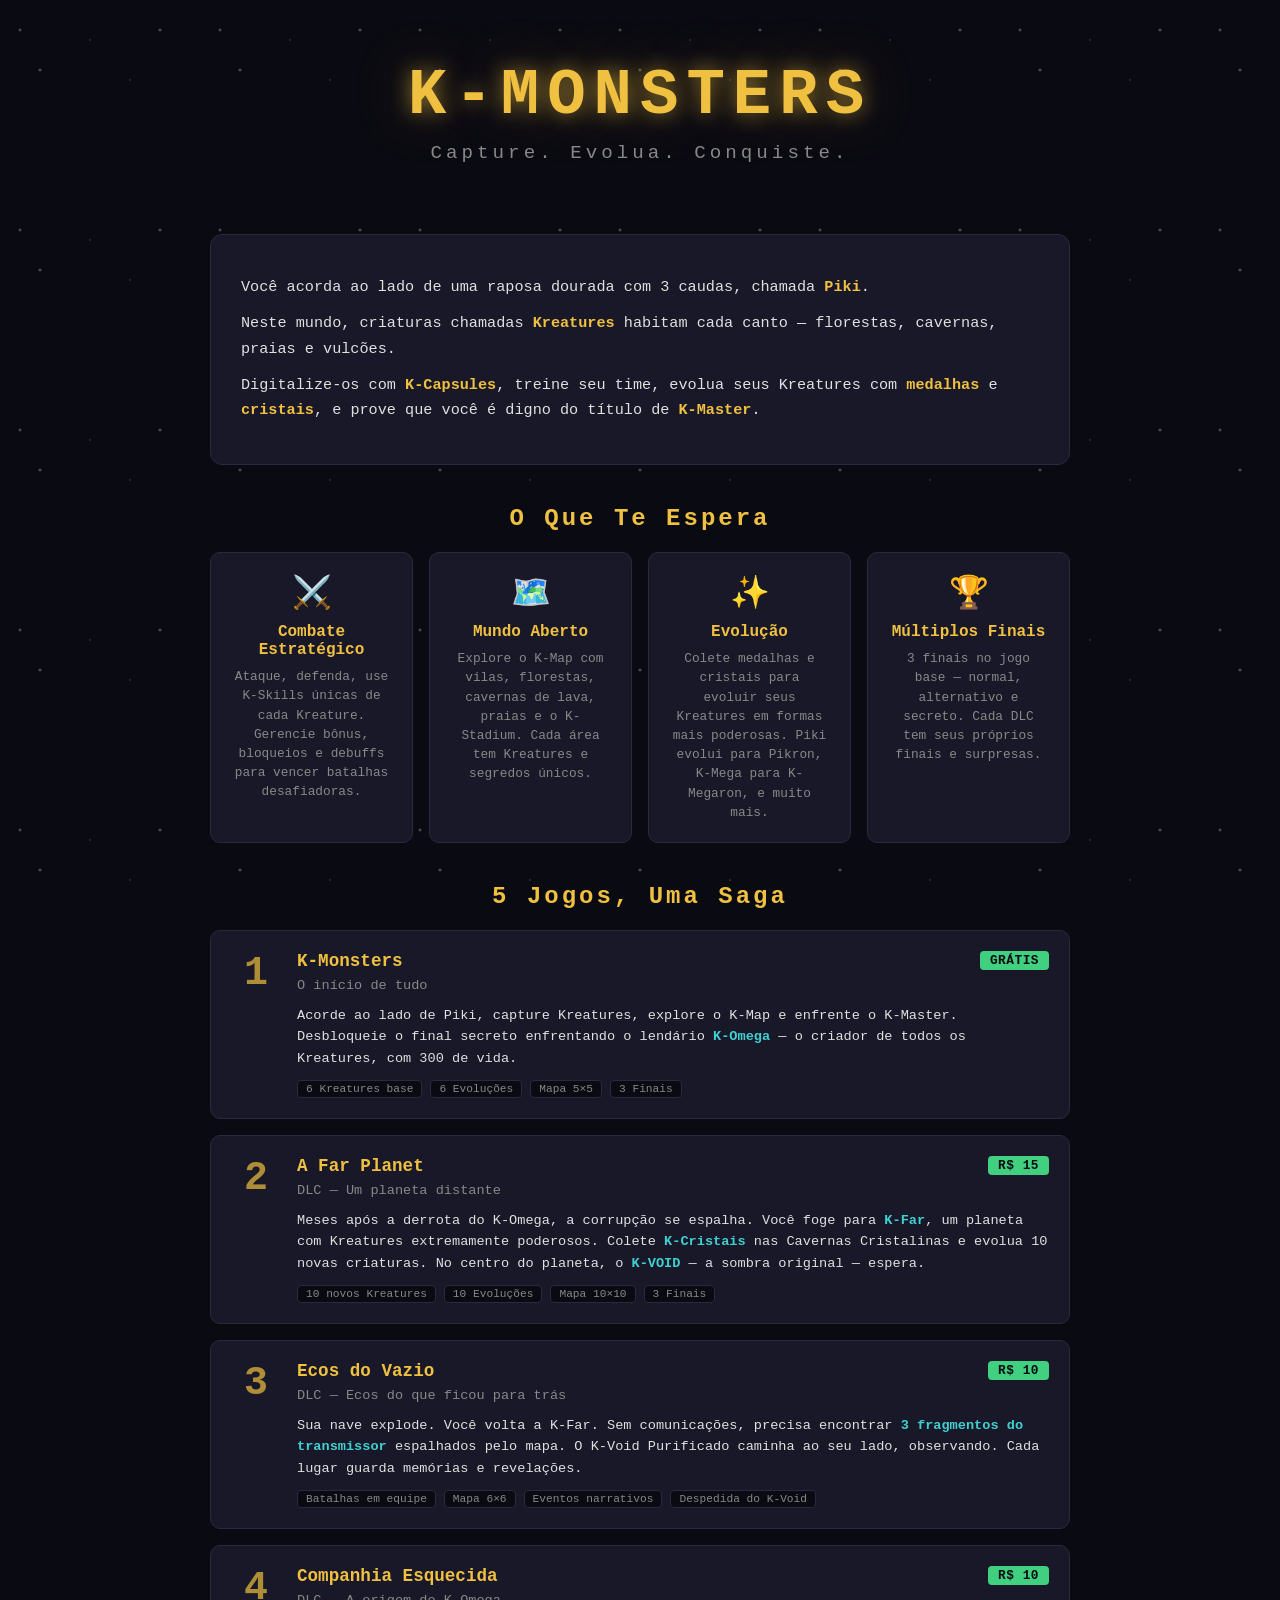
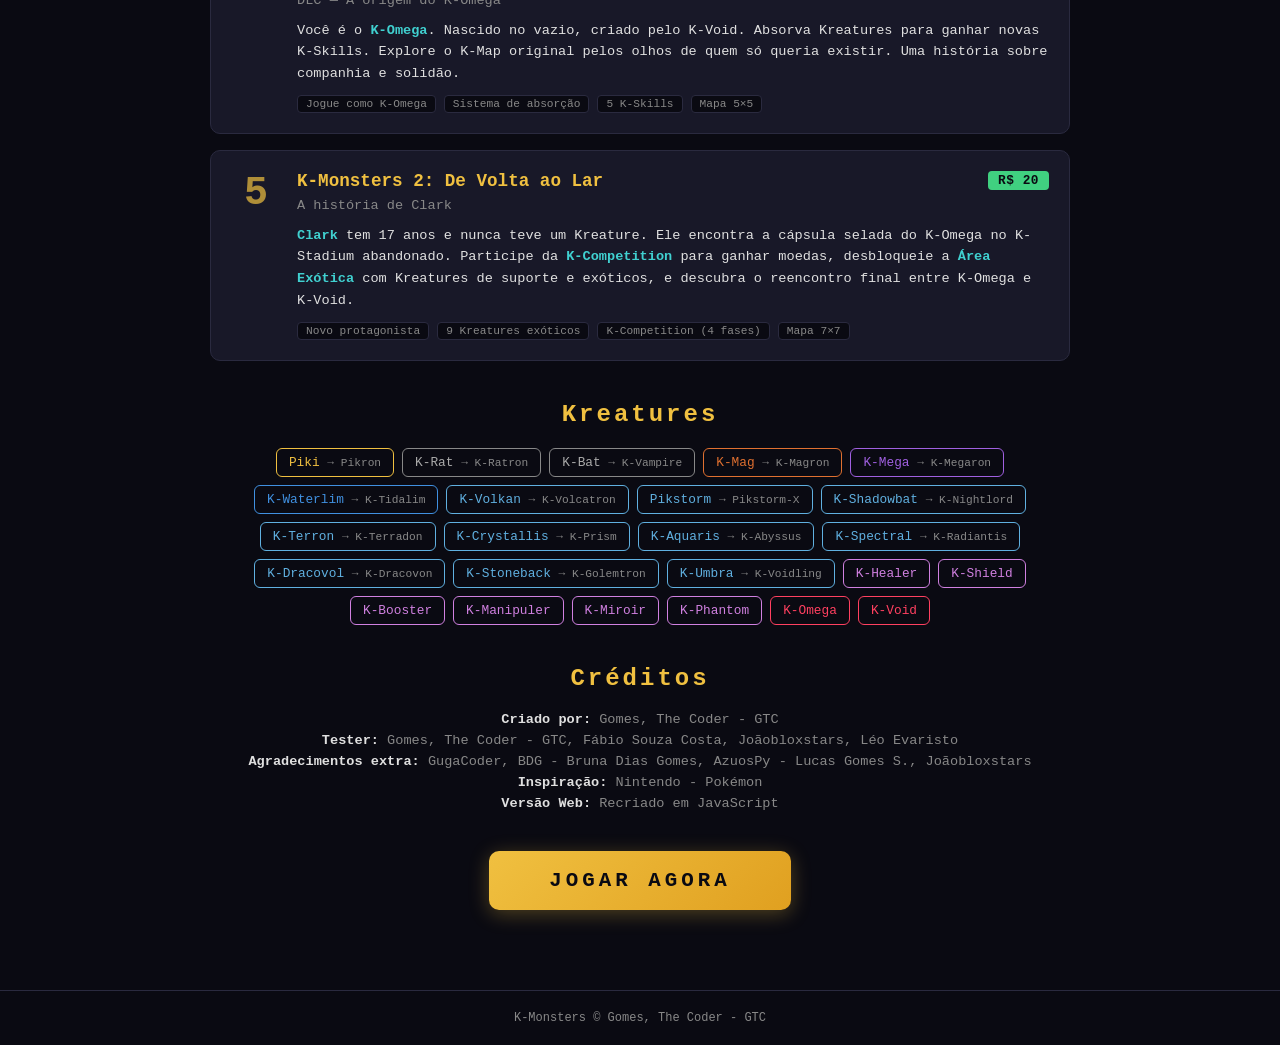
<file: index.html>
<!DOCTYPE html>
<html lang="pt-BR">
<head>
<meta charset="UTF-8">
<meta name="viewport" content="width=device-width, initial-scale=1.0">
<title>K-Monsters</title>
<link rel="stylesheet" href="style.css">
</head>
<body class="landing">
<div class="stars"></div>
<header>
<h1 class="title-glow">K-MONSTERS</h1>
<p class="subtitle">Capture. Evolua. Conquiste.</p>
</header>

<main class="landing-content">
<section class="hero">
<div class="hero-text">
<p>Você acorda ao lado de uma raposa dourada com 3 caudas, chamada <strong>Piki</strong>.</p>
<p>Neste mundo, criaturas chamadas <strong>Kreatures</strong> habitam cada canto — florestas, cavernas, praias e vulcões.</p>
<p>Digitalize-os com <strong>K-Capsules</strong>, treine seu time, evolua seus Kreatures com <strong>medalhas</strong> e <strong>cristais</strong>, e prove que você é digno do título de <strong>K-Master</strong>.</p>
</div>
</section>

<section class="features">
<h2>O Que Te Espera</h2>
<div class="feature-grid">
<div class="feature-card">
<div class="feature-icon">⚔️</div>
<h3>Combate Estratégico</h3>
<p>Ataque, defenda, use K-Skills únicas de cada Kreature. Gerencie bônus, bloqueios e debuffs para vencer batalhas desafiadoras.</p>
</div>
<div class="feature-card">
<div class="feature-icon">🗺️</div>
<h3>Mundo Aberto</h3>
<p>Explore o K-Map com vilas, florestas, cavernas de lava, praias e o K-Stadium. Cada área tem Kreatures e segredos únicos.</p>
</div>
<div class="feature-card">
<div class="feature-icon">✨</div>
<h3>Evolução</h3>
<p>Colete medalhas e cristais para evoluir seus Kreatures em formas mais poderosas. Piki evolui para Pikron, K-Mega para K-Megaron, e muito mais.</p>
</div>
<div class="feature-card">
<div class="feature-icon">🏆</div>
<h3>Múltiplos Finais</h3>
<p>3 finais no jogo base — normal, alternativo e secreto. Cada DLC tem seus próprios finais e surpresas.</p>
</div>
</div>
</section>

<section class="games-section">
<h2>5 Jogos, Uma Saga</h2>
<div class="games-list">

<div class="game-card">
<div class="game-number">1</div>
<div class="game-info">
<h3>K-Monsters <span class="price-tag">GRÁTIS</span></h3>
<p class="game-tagline">O início de tudo</p>
<p>Acorde ao lado de Piki, capture Kreatures, explore o K-Map e enfrente o K-Master. Desbloqueie o final secreto enfrentando o lendário <strong>K-Omega</strong> — o criador de todos os Kreatures, com 300 de vida.</p>
<div class="game-details">
<span>6 Kreatures base</span>
<span>6 Evoluções</span>
<span>Mapa 5×5</span>
<span>3 Finais</span>
</div>
</div>
</div>

<div class="game-card">
<div class="game-number">2</div>
<div class="game-info">
<h3>A Far Planet <span class="price-tag">R$ 15</span></h3>
<p class="game-tagline">DLC — Um planeta distante</p>
<p>Meses após a derrota do K-Omega, a corrupção se espalha. Você foge para <strong>K-Far</strong>, um planeta com Kreatures extremamente poderosos. Colete <strong>K-Cristais</strong> nas Cavernas Cristalinas e evolua 10 novas criaturas. No centro do planeta, o <strong>K-VOID</strong> — a sombra original — espera.</p>
<div class="game-details">
<span>10 novos Kreatures</span>
<span>10 Evoluções</span>
<span>Mapa 10×10</span>
<span>3 Finais</span>
</div>
</div>
</div>

<div class="game-card">
<div class="game-number">3</div>
<div class="game-info">
<h3>Ecos do Vazio <span class="price-tag">R$ 10</span></h3>
<p class="game-tagline">DLC — Ecos do que ficou para trás</p>
<p>Sua nave explode. Você volta a K-Far. Sem comunicações, precisa encontrar <strong>3 fragmentos do transmissor</strong> espalhados pelo mapa. O K-Void Purificado caminha ao seu lado, observando. Cada lugar guarda memórias e revelações.</p>
<div class="game-details">
<span>Batalhas em equipe</span>
<span>Mapa 6×6</span>
<span>Eventos narrativos</span>
<span>Despedida do K-Void</span>
</div>
</div>
</div>

<div class="game-card">
<div class="game-number">4</div>
<div class="game-info">
<h3>Companhia Esquecida <span class="price-tag">R$ 10</span></h3>
<p class="game-tagline">DLC — A origem do K-Omega</p>
<p>Você é o <strong>K-Omega</strong>. Nascido no vazio, criado pelo K-Void. Absorva Kreatures para ganhar novas K-Skills. Explore o K-Map original pelos olhos de quem só queria existir. Uma história sobre companhia e solidão.</p>
<div class="game-details">
<span>Jogue como K-Omega</span>
<span>Sistema de absorção</span>
<span>5 K-Skills</span>
<span>Mapa 5×5</span>
</div>
</div>
</div>

<div class="game-card">
<div class="game-number">5</div>
<div class="game-info">
<h3>K-Monsters 2: De Volta ao Lar<span class="price-tag">R$ 20</span></h3>
<p class="game-tagline">A história de Clark</p>
<p><strong>Clark</strong> tem 17 anos e nunca teve um Kreature. Ele encontra a cápsula selada do K-Omega no K-Stadium abandonado. Participe da <strong>K-Competition</strong> para ganhar moedas, desbloqueie a <strong>Área Exótica</strong> com Kreatures de suporte e exóticos, e descubra o reencontro final entre K-Omega e K-Void.</p>
<div class="game-details">
<span>Novo protagonista</span>
<span>9 Kreatures exóticos</span>
<span>K-Competition (4 fases)</span>
<span>Mapa 7×7</span>
</div>
</div>
</div>

</div>
</section>

<section class="kreatures-section">
<h2>Kreatures</h2>
<div class="kreatures-showcase">
<div class="kreature-tag gold">Piki <span>→ Pikron</span></div>
<div class="kreature-tag normal">K-Rat <span>→ K-Ratron</span></div>
<div class="kreature-tag normal">K-Bat <span>→ K-Vampire</span></div>
<div class="kreature-tag lava">K-Mag <span>→ K-Magron</span></div>
<div class="kreature-tag ultra">K-Mega <span>→ K-Megaron</span></div>
<div class="kreature-tag water">K-Waterlim <span>→ K-Tidalim</span></div>
<div class="kreature-tag far">K-Volkan <span>→ K-Volcatron</span></div>
<div class="kreature-tag far">Pikstorm <span>→ Pikstorm-X</span></div>
<div class="kreature-tag far">K-Shadowbat <span>→ K-Nightlord</span></div>
<div class="kreature-tag far">K-Terron <span>→ K-Terradon</span></div>
<div class="kreature-tag far">K-Crystallis <span>→ K-Prism</span></div>
<div class="kreature-tag far">K-Aquaris <span>→ K-Abyssus</span></div>
<div class="kreature-tag far">K-Spectral <span>→ K-Radiantis</span></div>
<div class="kreature-tag far">K-Dracovol <span>→ K-Dracovon</span></div>
<div class="kreature-tag far">K-Stoneback <span>→ K-Golemtron</span></div>
<div class="kreature-tag far">K-Umbra <span>→ K-Voidling</span></div>
<div class="kreature-tag exotic">K-Healer</div>
<div class="kreature-tag exotic">K-Shield</div>
<div class="kreature-tag exotic">K-Booster</div>
<div class="kreature-tag exotic">K-Manipuler</div>
<div class="kreature-tag exotic">K-Miroir</div>
<div class="kreature-tag exotic">K-Phantom</div>
<div class="kreature-tag boss">K-Omega</div>
<div class="kreature-tag boss">K-Void</div>
</div>
</section>

<section class="credits-section">
<h2>Créditos</h2>
<p><strong>Criado por:</strong> Gomes, The Coder - GTC</p>
<p><strong>Tester:</strong> Gomes, The Coder - GTC, Fábio Souza Costa, Joãobloxstars, Léo Evaristo</p>
<p><strong>Agradecimentos extra:</strong> GugaCoder, BDG - Bruna Dias Gomes, AzuosPy - Lucas Gomes S., Joãobloxstars</p>
<p><strong>Inspiração:</strong> Nintendo - Pokémon</p>
<p><strong>Versão Web:</strong> Recriado em JavaScript</p>
</section>

<a href="game.html" class="play-button">JOGAR AGORA</a>
</main>

<footer>
<p>K-Monsters &copy; Gomes, The Coder - GTC</p>
</footer>
</body>
</html>
</file>
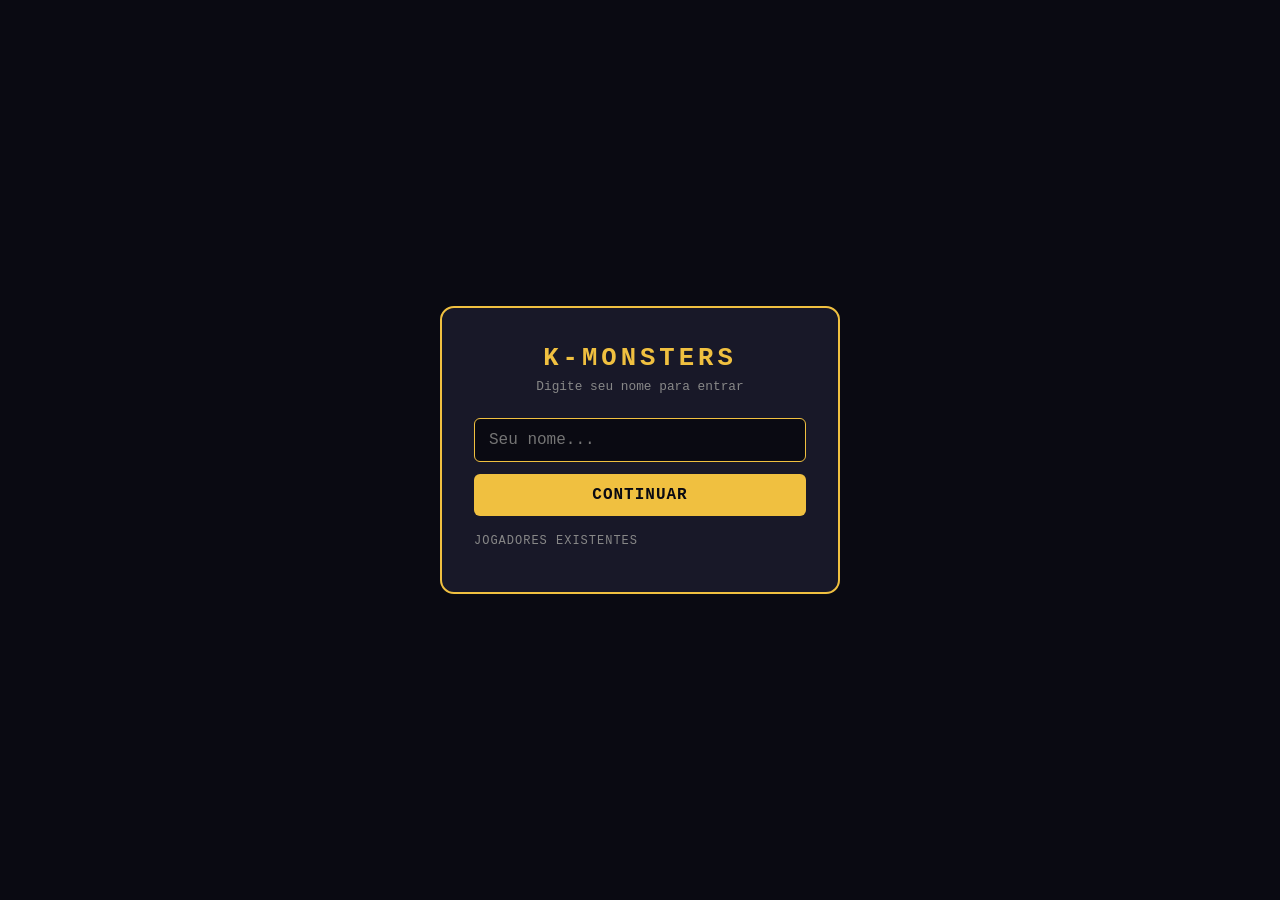
<file: game.html>
<!DOCTYPE html>
<html lang="pt-BR">
<head>
<meta charset="UTF-8">
<meta name="viewport" content="width=device-width, initial-scale=1.0, maximum-scale=1.0, user-scalable=no">
<title>K-Monsters - Jogo</title>
<link rel="stylesheet" href="style.css">
</head>
<body class="game-page">

<!-- Login Screen -->
<div class="login-screen" id="login-screen">
<div class="login-box">
<h2>K-MONSTERS</h2>
<p class="login-sub">Digite seu nome para entrar</p>
<div id="login-form">
<input type="text" id="login-input" placeholder="Seu nome..." maxlength="20" autocomplete="off" onkeydown="if(event.key==='Enter')KMAuth.startLogin(this.value)">
<button class="login-btn" id="login-btn" onclick="KMAuth.startLogin(document.getElementById('login-input').value)">CONTINUAR</button>
</div>
<div class="login-users hidden">
<div class="login-users-title">JOGADORES EXISTENTES</div>
<div class="login-users-list"></div>
</div>
</div>
</div>

<div class="game-header">
<h1>K-MONSTERS</h1>
<div class="user-display" id="user-display"></div>
<button class="music-toggle" id="music-toggle-btn" onclick="KMMusic.toggleMute()" title="Música">🔊</button>
<button class="mobile-menu-btn" onclick="document.getElementById('game-menu').classList.toggle('open')">☰</button>
<a href="index.html" class="back-link">← Voltar ao site</a>
</div>

<div class="game-container">
<nav class="game-menu" id="game-menu">
<div class="menu-title">JOGOS</div>
<button class="menu-btn" onclick="KM.startGame('base')">
K-Monsters
<span class="menu-sub">O início de tudo</span>
</button>
<button class="menu-btn" onclick="KM.startGame('dlc1')">
A Far Planet
<span class="menu-sub">DLC — Planeta distante</span>
</button>
<button class="menu-btn" onclick="KM.startGame('dlc2')">
Ecos do Vazio
<span class="menu-sub">DLC — Fragmentos</span>
</button>
<button class="menu-btn" onclick="KM.startGame('dlc3')">
Companhia Esquecida
<span class="menu-sub">DLC — Origem do K-Omega</span>
</button>
<button class="menu-btn" onclick="KM.startGame('km2')">
K-Monsters 2
<span class="menu-sub">De Volta ao Lar</span>
</button>
<button class="menu-btn pack-btn" onclick="KM.startGame('pack')">
Pacote Completo
<span class="menu-sub">Todos os jogos — R$ 55 (economia de R$ 5)</span>
</button>
<hr style="border-color:var(--border);margin:12px 0">
<div class="menu-title">OPÇÕES</div>
<button class="menu-btn key-btn" onclick="KM.activateKey()">Ativar Chave
<span class="menu-sub">Inserir chave de 25 dígitos</span>
</button>
<button class="menu-btn" onclick="KMKdex.show()">K-Dex
<span class="menu-sub">Enciclopédia de Kreatures</span>
</button>
<button class="menu-btn" onclick="KMPvP.start()">PvP Local
<span class="menu-sub">Batalha 2 jogadores</span>
</button>
<button class="menu-btn" onclick="KMProfile.show()">Perfil
<span class="menu-sub">Seus stats e conquistas</span>
</button>
<button class="menu-btn" onclick="KMHall.show()">Jogadores
<span class="menu-sub">Hall de jogadores locais</span>
</button>
<button class="menu-btn" onclick="KM.resetSave()">Resetar Save</button>
<button class="menu-btn" onclick="KMAuth.logout()">Trocar Conta
<span class="menu-sub">Entrar com outro jogador</span>
</button>
</nav>

<div class="game-main" style="position:relative">
<div id="game-output"></div>
<div id="game-input-area" class="hidden"></div>
</div>
</div>

<script src="js/data.js"></script>
<script src="js/engine.js"></script>
<script src="js/combat.js"></script>
<script src="js/game.js"></script>
<script src="js/base/game.js"></script>
<script src="js/dlc1/game.js"></script>
<script src="js/dlc2/game.js"></script>
<script src="js/dlc3/game.js"></script>
<script src="js/km2/game.js"></script>
</body>
</html>
</file>
<file: style.css>
*{margin:0;padding:0;box-sizing:border-box;-webkit-tap-highlight-color:transparent}
html{touch-action:manipulation}
:root{--bg:#0a0a12;--bg2:#12121f;--text:#e0e0e0;--text2:#888;--gold:#f0c040;--green:#40d080;--red:#e04040;--blue:#4090e0;--purple:#a060e0;--cyan:#40d0d0;--lava:#e07030;--far:#60b0e0;--exotic:#d080e0;--boss:#ff4060;--card:#181828;--border:#2a2a3f;--accent:#f0c040}
body{background:var(--bg);color:var(--text);font-family:'Courier New',monospace;min-height:100vh}

/* Landing Page */
.landing{overflow-x:hidden}
.stars{position:fixed;top:0;left:0;width:100%;height:100%;background:radial-gradient(2px 2px at 20px 30px,#fff,transparent),radial-gradient(2px 2px at 40px 70px,#fff,transparent),radial-gradient(1px 1px at 90px 40px,#fff,transparent),radial-gradient(1px 1px at 130px 80px,#fff,transparent),radial-gradient(2px 2px at 160px 30px,#fff,transparent);background-size:200px 200px;animation:stars 60s linear infinite;z-index:-1;opacity:.4}
@keyframes stars{to{transform:translateY(-200px)}}

header{text-align:center;padding:60px 20px 20px}
.title-glow{font-size:4rem;color:var(--gold);text-shadow:0 0 20px rgba(240,192,64,.6),0 0 60px rgba(240,192,64,.3);letter-spacing:8px}
.subtitle{font-size:1.2rem;color:var(--text2);margin-top:10px;letter-spacing:4px}

.landing-content{max-width:900px;margin:0 auto;padding:20px}

.hero{background:var(--card);border:1px solid var(--border);border-radius:12px;padding:30px;margin:30px 0}
.hero-text p{margin:10px 0;line-height:1.7;font-size:.95rem}
.hero-text strong{color:var(--gold)}

.features{margin:40px 0}
.features h2,.games-section h2,.kreatures-section h2,.credits-section h2{text-align:center;color:var(--gold);font-size:1.5rem;margin-bottom:20px;letter-spacing:3px}
.feature-grid{display:grid;grid-template-columns:repeat(auto-fit,minmax(200px,1fr));gap:16px}
.feature-card{background:var(--card);border:1px solid var(--border);border-radius:10px;padding:20px;text-align:center;transition:transform .2s,border-color .2s}
.feature-card:hover{transform:translateY(-4px);border-color:var(--gold)}
.feature-icon{font-size:2rem;margin-bottom:10px}
.feature-card h3{color:var(--gold);margin-bottom:8px;font-size:1rem}
.feature-card p{color:var(--text2);font-size:.8rem;line-height:1.5}

.games-list{display:flex;flex-direction:column;gap:16px}
.game-card{display:flex;gap:16px;background:var(--card);border:1px solid var(--border);border-radius:10px;padding:20px;transition:border-color .2s}
.game-card:hover{border-color:var(--gold)}
.game-number{font-size:2.5rem;color:var(--gold);font-weight:bold;min-width:50px;text-align:center;opacity:.7}
.game-info h3{color:var(--gold);font-size:1.1rem}
.game-tagline{color:var(--text2);font-size:.85rem;margin:4px 0 8px}
.game-info>p{font-size:.85rem;line-height:1.6}
.game-info strong{color:var(--cyan)}
.game-details{display:flex;flex-wrap:wrap;gap:8px;margin-top:10px}
.game-details span{background:var(--bg);border:1px solid var(--border);border-radius:4px;padding:2px 8px;font-size:.7rem;color:var(--text2)}

.kreatures-showcase{display:flex;flex-wrap:wrap;gap:8px;justify-content:center}
.kreature-tag{padding:6px 12px;border-radius:6px;font-size:.8rem;border:1px solid}
.kreature-tag span{color:var(--text2);font-size:.7rem}
.kreature-tag.gold{border-color:var(--gold);color:var(--gold)}
.kreature-tag.normal{border-color:#888;color:#aaa}
.kreature-tag.lava{border-color:var(--lava);color:var(--lava)}
.kreature-tag.ultra{border-color:var(--purple);color:var(--purple)}
.kreature-tag.water{border-color:var(--blue);color:var(--blue)}
.kreature-tag.far{border-color:var(--far);color:var(--far)}
.kreature-tag.exotic{border-color:var(--exotic);color:var(--exotic)}
.kreature-tag.boss{border-color:var(--boss);color:var(--boss)}

.kreatures-section,.credits-section{margin:40px 0;text-align:center}
.credits-section p{margin:6px 0;font-size:.85rem;color:var(--text2)}
.credits-section strong{color:var(--text)}

.play-button{display:block;width:fit-content;margin:40px auto 60px;padding:18px 60px;background:linear-gradient(135deg,var(--gold),#e0a020);color:var(--bg);font-size:1.3rem;font-weight:bold;text-decoration:none;border-radius:10px;letter-spacing:4px;transition:transform .2s,box-shadow .2s;box-shadow:0 4px 20px rgba(240,192,64,.3)}
.play-button:hover{transform:scale(1.05);box-shadow:0 6px 30px rgba(240,192,64,.5)}

/* Preços */
.price-tag{float:right;background:var(--green);color:var(--bg);padding:2px 10px;border-radius:4px;font-size:.8rem;font-weight:bold;letter-spacing:.5px}
.pack-price{background:var(--gold)}
.pack-card{border:2px solid var(--gold)!important;position:relative;background:linear-gradient(135deg,var(--card),#1a1a30)!important}
.pack-card::before{content:'MELHOR VALOR';position:absolute;top:-12px;right:16px;background:var(--gold);color:var(--bg);padding:3px 12px;border-radius:4px;font-size:.65rem;font-weight:bold;letter-spacing:1px}
.pack-card .game-number{color:var(--gold);font-size:2.5rem}
.pack-card s{color:var(--red);opacity:.7}
.pack-btn{border-color:var(--gold)!important;background:linear-gradient(135deg,var(--card),#1a1a30)!important;position:relative}
.pack-btn::after{content:'★';position:absolute;top:6px;right:10px;color:var(--gold);font-size:.9rem}

footer{text-align:center;padding:20px;color:var(--text2);font-size:.75rem;border-top:1px solid var(--border)}

/* Game Page */
.game-page{display:flex;flex-direction:column;height:100vh;height:100dvh;overflow:hidden}

.game-header{display:flex;justify-content:space-between;align-items:center;padding:8px 16px;background:var(--bg2);border-bottom:1px solid var(--border)}
.game-header h1{font-size:1rem;color:var(--gold);letter-spacing:2px}
.game-header .back-link{color:var(--text2);text-decoration:none;font-size:.8rem}
.game-header .back-link:hover{color:var(--gold)}

.game-container{display:flex;flex:1;overflow:hidden}

/* Menu lateral */
.game-menu{width:220px;background:var(--bg2);border-right:1px solid var(--border);padding:12px;overflow-y:auto;flex-shrink:0}
.menu-title{color:var(--gold);font-size:.85rem;margin-bottom:10px;letter-spacing:1px}
.menu-btn{display:block;width:100%;padding:10px 12px;margin:4px 0;background:var(--card);border:1px solid var(--border);border-radius:6px;color:var(--text);font-family:inherit;font-size:.8rem;cursor:pointer;text-align:left;transition:border-color .2s,background .2s}
.menu-btn:hover{border-color:var(--gold);background:#1f1f35}
.menu-btn.active{border-color:var(--gold);background:#1f1f35;color:var(--gold)}
.menu-btn .menu-sub{display:block;font-size:.65rem;color:var(--text2);margin-top:2px}
.menu-btn.locked{opacity:.45;cursor:not-allowed;position:relative}
.menu-btn.locked::after{content:'🔒';position:absolute;top:8px;right:10px;font-size:.85rem}

/* Area principal do jogo */
.game-main{flex:1;display:flex;flex-direction:column;overflow:hidden}

#game-output{flex:1;overflow-y:auto;padding:16px;font-size:.9rem;line-height:1.6;white-space:pre-wrap;word-wrap:break-word;overflow-wrap:break-word;word-break:break-word}
#game-output .line{margin:2px 0;animation:fadeIn .15s}
@keyframes fadeIn{from{opacity:0;transform:translateY(4px)}to{opacity:1;transform:none}}
#game-output .separator{color:var(--text2);user-select:none}
#game-output .bold{color:var(--gold);font-weight:bold}
#game-output .danger{color:var(--red)}
#game-output .info{color:var(--cyan)}
#game-output .success{color:var(--green)}
#game-output .boss-text{color:var(--boss);font-weight:bold}
#game-output .phase-text{color:var(--purple);font-weight:bold}

#game-input-area{padding:12px 16px;background:var(--bg2);border-top:1px solid var(--border);min-height:50px}
#game-input-area.hidden{display:none}

.input-buttons{display:flex;flex-wrap:wrap;gap:8px}
.input-btn{padding:8px 16px;background:var(--card);border:1px solid var(--border);border-radius:6px;color:var(--text);font-family:inherit;font-size:.85rem;cursor:pointer;transition:border-color .15s,background .15s;-webkit-user-select:none;user-select:none}
.input-btn:hover{border-color:var(--gold);background:#1f1f35}
.input-btn:active{border-color:var(--gold);background:#1f1f35}
.input-btn.primary{border-color:var(--gold);color:var(--gold)}

.input-text-wrap{display:flex;gap:8px}
.input-text-wrap input{flex:1;padding:8px 12px;background:var(--card);border:1px solid var(--border);border-radius:6px;color:var(--text);font-family:inherit;font-size:.85rem;outline:none}
.input-text-wrap input:focus{border-color:var(--gold)}
.input-text-wrap button{padding:8px 16px;background:var(--gold);border:none;border-radius:6px;color:var(--bg);font-family:inherit;font-size:.85rem;font-weight:bold;cursor:pointer}

/* Mapa */
.map-overlay{position:absolute;top:50%;left:50%;transform:translate(-50%,-50%);background:var(--bg);border:2px solid var(--gold);border-radius:10px;padding:16px;z-index:10;max-width:90vw;max-height:80vh;overflow:auto}
.map-overlay.hidden{display:none}

.map-grid{display:inline-grid;gap:2px;margin:8px 0}
.map-cell{width:42px;height:42px;display:flex;align-items:center;justify-content:center;font-size:.6rem;font-weight:bold;border-radius:4px;border:1px solid var(--border);background:var(--card)}
.map-cell.player{background:var(--gold);color:var(--bg);font-size:.8rem;border-color:var(--gold)}
.map-cell.V,.map-cell.B{background:#1a2a1a;color:#6a6}
.map-cell.C{background:#2a1a2a;color:#a6a}
.map-cell.F,.map-cell.O{background:#0a2a0a;color:#4a4}
.map-cell.P{background:#0a1a2a;color:#48a}
.map-cell.L{background:#2a1a0a;color:#a64}
.map-cell.K,.map-cell.S,.map-cell.A{background:#2a0a0a;color:#a44}
.map-cell.G{background:#1a2a0a;color:#8a4}
.map-cell.T{background:#1a1a2a;color:#88a}
.map-cell.E{background:#2a0a2a;color:#a4a}
.map-cell.R{background:#1a1a1a;color:#888}
.map-cell.empty{background:transparent;border-color:transparent}

.map-legend{font-size:.7rem;color:var(--text2);margin-bottom:8px}
.map-info{font-size:.8rem;margin-top:8px}
.map-info span{margin-right:12px}
.map-controls{margin-top:8px;font-size:.75rem;color:var(--text2)}

/* D-pad layout */
.dpad-layout{display:flex;flex-direction:column;align-items:center;gap:8px}
.dpad-grid{display:grid;grid-template-columns:repeat(3,52px);grid-template-rows:repeat(3,52px);gap:4px}
.dpad-btn{width:52px;height:52px;padding:0;display:flex;align-items:center;justify-content:center;font-size:1.2rem}
.dpad-extras{display:flex;flex-wrap:wrap;gap:6px;justify-content:center}
.dpad-extras .dpad-btn{width:auto;height:auto;padding:10px 16px;font-size:.85rem}

/* HUD do combate */
.combat-hud{background:var(--bg2);border:1px solid var(--border);border-radius:8px;padding:12px;margin:8px 0;font-size:.85rem}
.combat-hud .team-row{display:flex;flex-wrap:wrap;gap:8px;margin:4px 0}
.combat-hud .kreature-stat{padding:4px 8px;border-radius:4px;border:1px solid var(--border);font-size:.8rem}
.combat-hud .kreature-stat.active{border-color:var(--gold);color:var(--gold)}
.combat-hud .kreature-stat.dead{opacity:.4;text-decoration:line-through}
.combat-hud .boss-hp{color:var(--boss);font-weight:bold}

/* Login Screen */
.login-screen{position:fixed;top:0;left:0;width:100%;height:100%;background:var(--bg);z-index:100;display:flex;align-items:center;justify-content:center}
.login-screen.hidden{display:none}
.login-box{background:var(--card);border:2px solid var(--gold);border-radius:14px;padding:36px 32px;max-width:400px;width:90%;text-align:center}
.login-box h2{color:var(--gold);font-size:1.6rem;letter-spacing:4px;margin-bottom:6px}
.login-box .login-sub{color:var(--text2);font-size:.8rem;margin-bottom:24px}
.login-box input{width:100%;padding:12px 14px;background:var(--bg);border:1px solid var(--border);border-radius:6px;color:var(--text);font-family:inherit;font-size:1rem;outline:none;margin-bottom:12px}
.login-box input:focus{border-color:var(--gold)}
.login-box .login-btn{width:100%;padding:12px;background:var(--gold);border:none;border-radius:6px;color:var(--bg);font-family:inherit;font-size:1rem;font-weight:bold;cursor:pointer;letter-spacing:1px;transition:opacity .2s}
.login-box .login-btn:hover{opacity:.85}
.login-box .login-btn:disabled{opacity:.4;cursor:not-allowed}
.login-users{margin-top:18px;text-align:left}
.login-users .login-users-title{color:var(--text2);font-size:.75rem;margin-bottom:8px;letter-spacing:1px}
.login-user-btn{display:block;width:100%;padding:10px 12px;margin:4px 0;background:var(--bg);border:1px solid var(--border);border-radius:6px;color:var(--text);font-family:inherit;font-size:.85rem;cursor:pointer;text-align:left;transition:border-color .2s}
.login-user-btn:hover{border-color:var(--gold);color:var(--gold)}
.login-user-btn .login-user-icon{color:var(--gold);margin-right:6px}

/* User display in header */
.user-display{color:var(--text2);font-size:.75rem;display:flex;align-items:center;gap:6px}
.user-display .user-avatar{font-size:1.1rem}
.user-display .user-name{color:var(--green);font-weight:bold}
.user-display .user-logout{background:none;border:1px solid var(--border);color:var(--text2);font-family:inherit;font-size:.65rem;padding:2px 8px;border-radius:4px;cursor:pointer;transition:border-color .2s,color .2s}
.user-display .user-logout:hover{border-color:var(--gold);color:var(--gold)}

/* Credit badge */
.credit-badge{color:var(--gold);font-size:.7rem;font-weight:bold;letter-spacing:.5px}
.credit-badge-lg{font-size:.85rem;margin-top:2px}

/* Login password + form extras */
.login-pass{width:100%;padding:12px 14px;background:var(--bg);border:1px solid var(--border);border-radius:6px;color:var(--text);font-family:inherit;font-size:1rem;outline:none;margin-bottom:12px}
.login-pass:focus{border-color:var(--gold)}
.login-error{color:var(--red);font-size:.8rem;margin-bottom:10px;text-align:center}
.login-error.hidden{display:none}
.login-back{padding:12px 16px;background:var(--card);border:1px solid var(--border);border-radius:6px;color:var(--text2);font-family:inherit;font-size:.85rem;cursor:pointer;transition:border-color .2s,color .2s}
.login-back:hover{border-color:var(--gold);color:var(--gold)}

/* Avatar grid */
.avatar-grid{display:grid;grid-template-columns:repeat(4,1fr);gap:8px;margin-bottom:14px}
.avatar-btn{background:var(--bg);border:2px solid var(--border);border-radius:8px;font-size:1.5rem;padding:8px;cursor:pointer;transition:border-color .15s,transform .15s}
.avatar-btn:hover{border-color:var(--text2);transform:scale(1.1)}
.avatar-btn.selected{border-color:var(--gold);box-shadow:0 0 8px rgba(240,192,64,.4);transform:scale(1.1)}

/* Overlay (Profile + Hall) */
.km-overlay{position:fixed;top:0;left:0;width:100%;height:100%;background:var(--bg);z-index:50;overflow-y:auto;padding:24px;animation:fadeIn .2s}
.km-overlay-header{display:flex;align-items:center;gap:12px;margin-bottom:20px;padding-bottom:12px;border-bottom:1px solid var(--border)}
.km-overlay-header span{color:var(--gold);font-size:1.1rem;font-weight:bold;letter-spacing:2px}
.km-overlay-close{background:none;border:1px solid var(--border);color:var(--text2);font-size:1rem;width:32px;height:32px;border-radius:6px;cursor:pointer;display:flex;align-items:center;justify-content:center;font-family:inherit;transition:border-color .2s,color .2s}
.km-overlay-close:hover{border-color:var(--red);color:var(--red)}

/* Profile */
.profile-info{display:flex;align-items:center;gap:16px;margin-bottom:24px}
.profile-avatar{font-size:3rem}
.profile-name{color:var(--green);font-size:1.2rem;font-weight:bold}
.profile-date{color:var(--text2);font-size:.8rem;margin-top:2px}
.profile-content{display:flex;flex-direction:column;gap:12px;margin-bottom:16px}

/* Stat blocks */
.stat-block{background:var(--card);border:1px solid var(--border);border-radius:8px;padding:14px 16px}
.stat-title{color:var(--gold);font-size:.9rem;font-weight:bold;margin-bottom:8px;letter-spacing:1px}
.stat-line{color:var(--text);font-size:.82rem;margin:4px 0;line-height:1.5}

/* Hall cards */
.hall-card{display:flex;align-items:center;gap:14px;background:var(--card);border:1px solid var(--border);border-radius:8px;padding:14px 16px;margin-bottom:8px;cursor:pointer;transition:border-color .2s}
.hall-card:hover{border-color:var(--gold)}
.hall-avatar{font-size:2rem}
.hall-name{color:var(--green);font-weight:bold;font-size:.9rem}
.hall-detail{color:var(--text2);font-size:.75rem;margin-top:2px}

/* Type effectiveness */
#game-output .super-effective{color:var(--gold);font-weight:bold;font-size:.85rem}
#game-output .not-effective{color:var(--text2);font-style:italic;font-size:.85rem}

/* Type badges */
.type-badge{display:inline-block;padding:2px 8px;border-radius:4px;font-size:.7rem;font-weight:bold;letter-spacing:.5px;border:1px solid}
.type-Fogo{color:var(--lava);border-color:var(--lava);background:rgba(224,112,48,.1)}
.type-Agua{color:var(--blue);border-color:var(--blue);background:rgba(64,144,224,.1)}
.type-Planta{color:var(--green);border-color:var(--green);background:rgba(64,208,128,.1)}
.type-Sombra{color:var(--purple);border-color:var(--purple);background:rgba(160,96,224,.1)}
.type-Luz{color:var(--gold);border-color:var(--gold);background:rgba(240,192,64,.1)}
.type-Normal{color:var(--text2);border-color:var(--text2);background:rgba(136,136,136,.1)}

/* K-Dex */
.kdex-grid{display:grid;grid-template-columns:repeat(auto-fill,minmax(200px,1fr));gap:10px;padding:16px 0}
.kdex-card{background:var(--card);border:1px solid var(--border);border-radius:8px;padding:12px;cursor:default;transition:border-color .2s}
.kdex-card:hover{border-color:var(--gold)}
.kdex-card.locked{opacity:.4;filter:grayscale(1)}
.kdex-card.locked .kdex-name{color:var(--text2)}
.kdex-name{color:var(--gold);font-weight:bold;font-size:.9rem;margin-bottom:4px}
.kdex-stats{font-size:.75rem;color:var(--text2);margin:2px 0}
.kdex-skill{font-size:.75rem;color:var(--cyan);margin-top:4px}
.kdex-counter{text-align:center;color:var(--gold);font-size:1rem;font-weight:bold;margin-bottom:12px;letter-spacing:1px}

/* Conquistas */
.conquista-toast{position:fixed;top:16px;right:16px;background:var(--card);border:2px solid var(--gold);border-radius:10px;padding:14px 20px;z-index:200;display:flex;align-items:center;gap:12px;animation:slideInRight .4s ease-out;box-shadow:0 4px 20px rgba(240,192,64,.3);max-width:320px}
@keyframes slideInRight{from{transform:translateX(120%);opacity:0}to{transform:translateX(0);opacity:1}}
.conquista-toast .conquista-icon{font-size:1.6rem;animation:pulse 1s infinite}
@keyframes pulse{0%,100%{transform:scale(1)}50%{transform:scale(1.2)}}
.conquista-toast .conquista-text{flex:1}
.conquista-toast .conquista-title{color:var(--gold);font-weight:bold;font-size:.85rem}
.conquista-toast .conquista-desc{color:var(--text2);font-size:.72rem;margin-top:2px}
.conquistas-grid{display:grid;grid-template-columns:repeat(auto-fill,minmax(180px,1fr));gap:8px;margin-top:12px}
.conquista-card{background:var(--bg);border:1px solid var(--border);border-radius:6px;padding:10px;display:flex;align-items:center;gap:8px}
.conquista-card.locked-conq{opacity:.35}
.conquista-card .conquista-icon-sm{font-size:1.2rem}
.conquista-card .conquista-info{flex:1}
.conquista-card .conquista-info .conquista-nome{font-size:.78rem;color:var(--gold);font-weight:bold}
.conquista-card .conquista-info .conquista-desc-sm{font-size:.68rem;color:var(--text2)}

/* Music toggle */
.music-toggle{background:none;border:1px solid var(--border);color:var(--text2);font-size:1rem;padding:2px 8px;border-radius:4px;cursor:pointer;transition:border-color .2s,color .2s;font-family:inherit}
.music-toggle:hover{border-color:var(--gold);color:var(--gold)}

/* Responsive */
@media(max-width:768px){
.title-glow{font-size:2.5rem}
.game-menu{width:160px;font-size:.75rem}
.game-card{flex-direction:column}
.game-number{min-width:auto}
.map-cell{width:32px;height:32px;font-size:.5rem}
}
.mobile-menu-btn{display:none;background:none;border:1px solid var(--border);color:var(--gold);font-size:1.2rem;padding:4px 10px;border-radius:4px;cursor:pointer;font-family:inherit}
.mobile-menu-btn:hover{border-color:var(--gold)}
@media(max-width:500px){
.mobile-menu-btn{display:block}
.game-header{flex-wrap:wrap;gap:4px;padding:6px 12px}
.game-header h1{font-size:.9rem;flex:1;min-width:0}
.game-header .back-link{font-size:.7rem;order:3}
.user-display{order:2;font-size:.7rem}
.user-display .user-logout{font-size:.6rem}
.game-menu{display:none;position:absolute;top:auto;left:0;width:100%;z-index:20;background:var(--bg2);border-bottom:2px solid var(--gold);padding:12px}
.game-menu.open{display:block}
.game-container{flex-direction:column}
.input-buttons{gap:6px}
.input-btn{padding:12px 14px;font-size:.9rem;min-height:44px}
.menu-btn{padding:12px;min-height:44px}
#game-input-area{padding:10px 12px;position:fixed;bottom:0;left:0;width:100%;z-index:15;background:var(--bg2);border-top:1px solid var(--border)}
#game-input-area.hidden{display:none}
.game-main{padding-bottom:70px}
.map-overlay{padding:10px;max-width:100vw;max-height:90vh;border-radius:0;left:0;top:0;transform:none;width:100%;height:100%;display:flex;flex-direction:column}
.map-overlay .map-grid{overflow:auto;flex:1}
.map-cell{width:clamp(28px,8vw,36px);height:clamp(28px,8vw,36px);font-size:.5rem}
.map-grid{gap:1px}
.dpad-grid{grid-template-columns:repeat(3,44px);grid-template-rows:repeat(3,44px)}
.dpad-btn{width:44px;height:44px;font-size:1.1rem}
.input-text-wrap input{padding:10px 12px;font-size:1rem;min-height:44px}
.input-text-wrap button{padding:10px 16px;min-height:44px}
#game-output{padding:10px;font-size:.82rem}
.login-box{padding:28px 20px}
.login-box h2{font-size:1.3rem}
.km-overlay{padding:16px}
.profile-info{flex-direction:column;text-align:center;gap:8px}
.profile-avatar{font-size:2.5rem}
.avatar-grid{grid-template-columns:repeat(4,1fr);gap:6px}
.avatar-btn{font-size:1.2rem;padding:6px}
}
</file>
